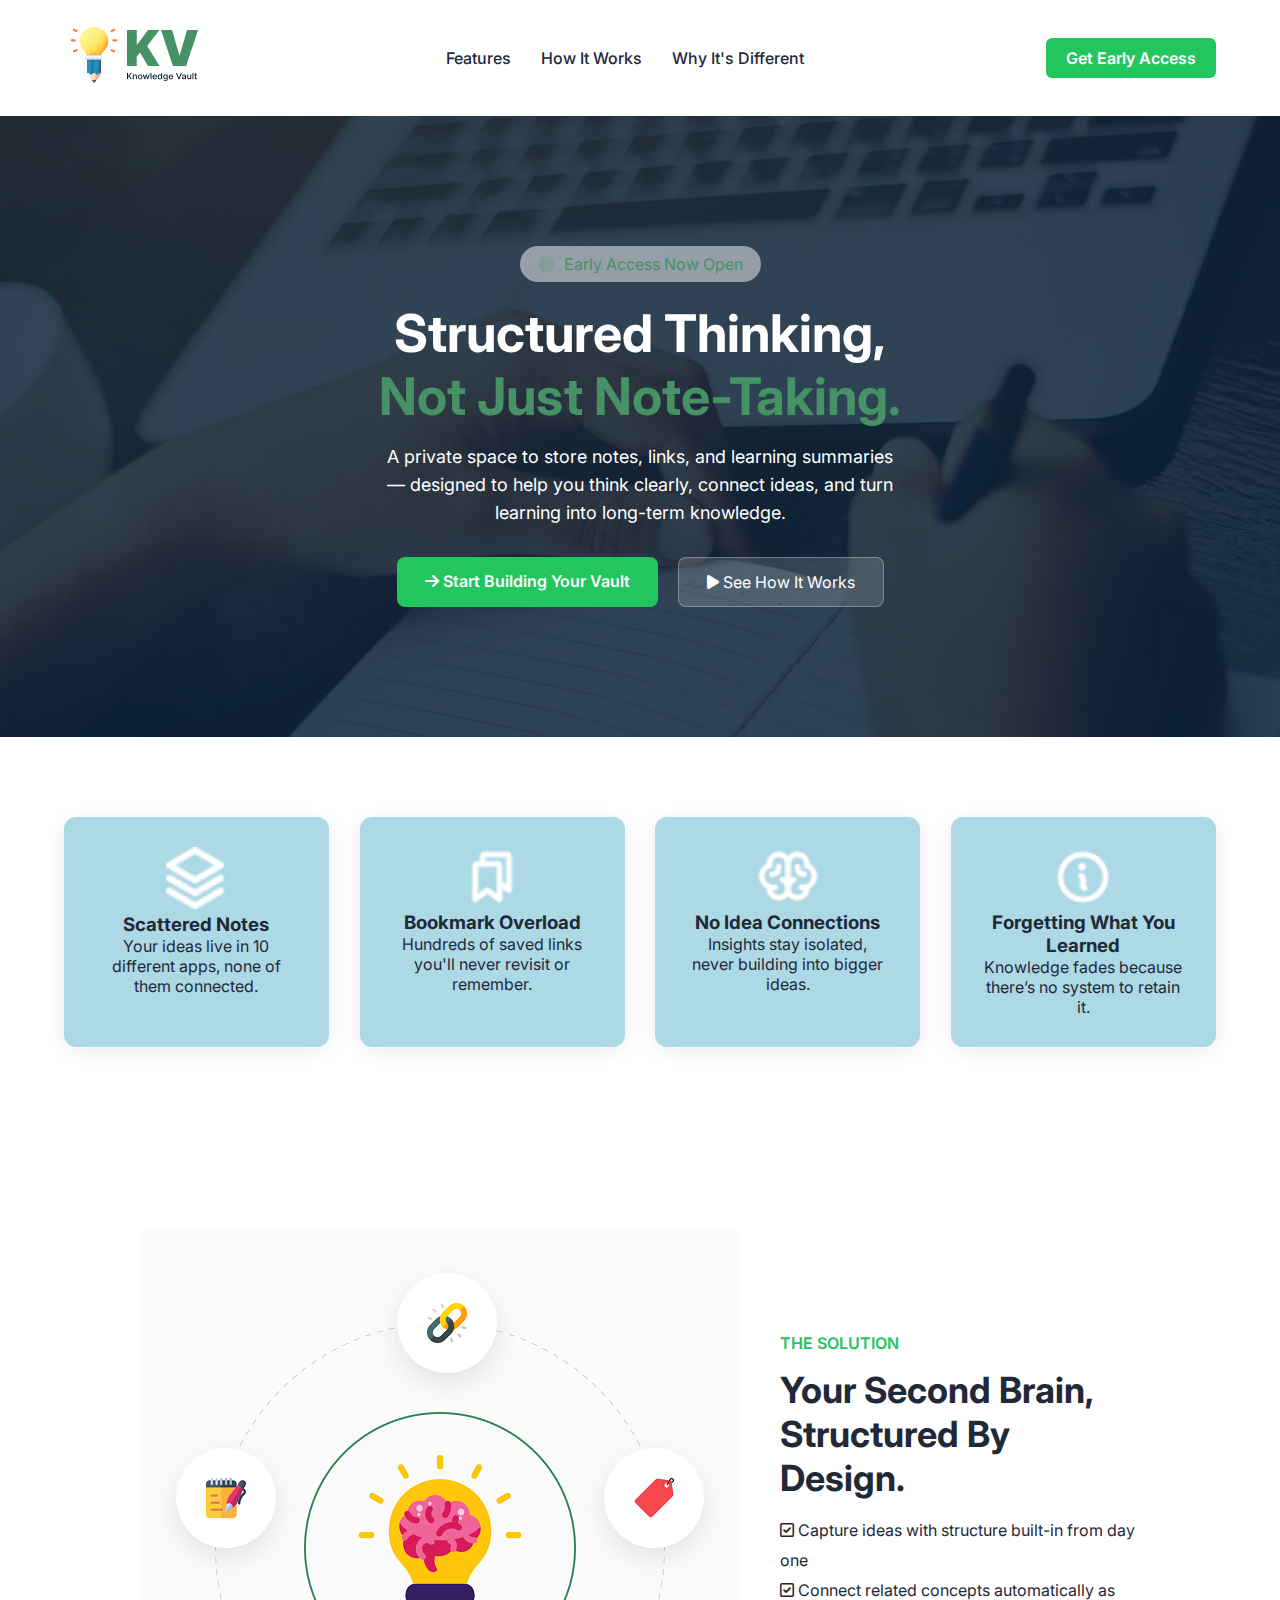
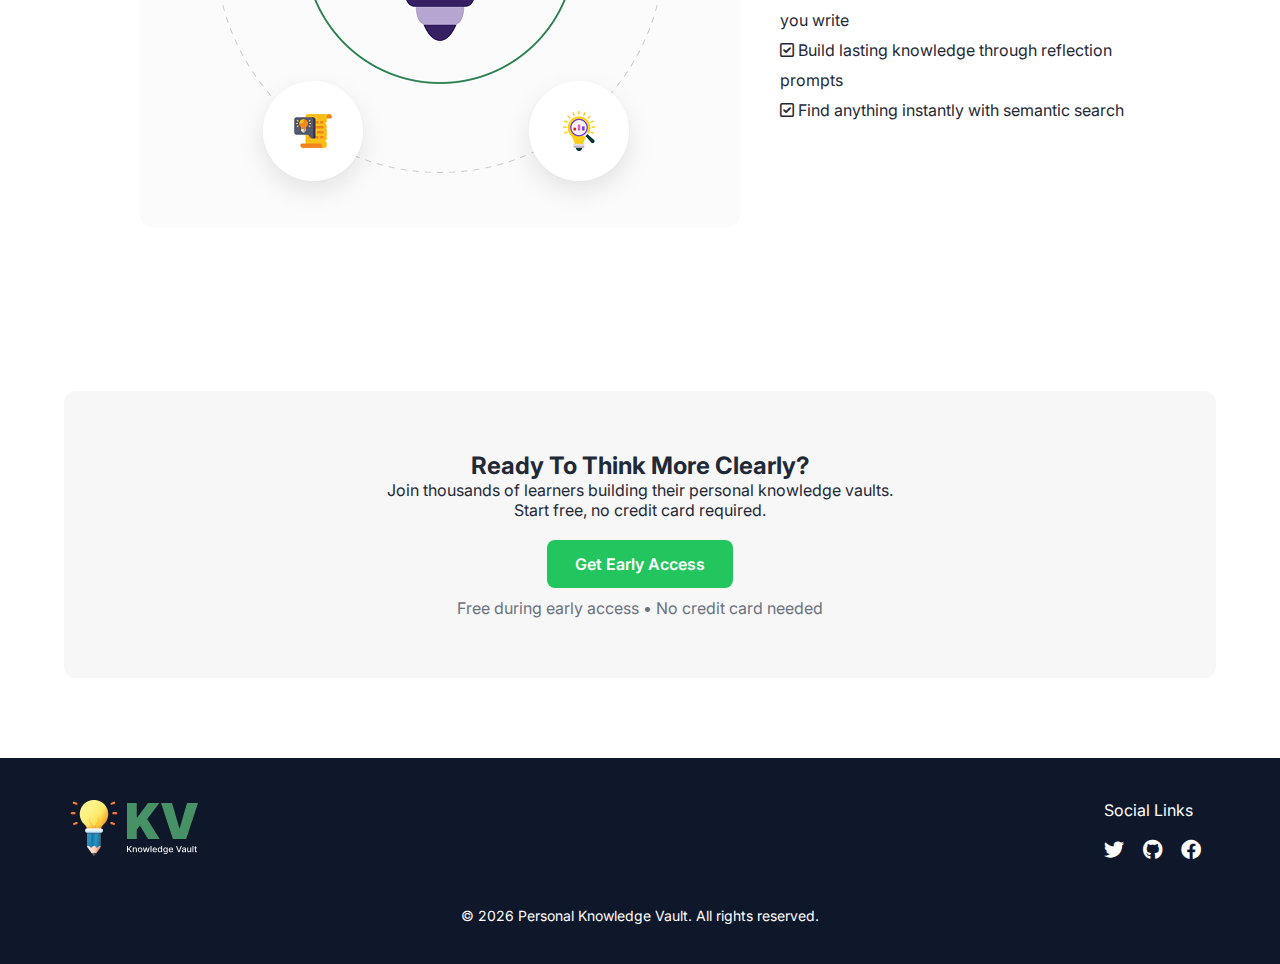
<file: index.html>
<!DOCTYPE html>
<html lang="en">
<head>
    <meta charset="UTF-8">
    <meta name="viewport" content="width=device-width, initial-scale=1.0">
    <title>Assignment 1</title>
    <link rel="icon" type="image/png" href="../images/icons8-tinder-32.png">


    <!-- Google Font -->
    <link href="https://fonts.googleapis.com/css2?family=Inter:wght@300;400;500;600;700&display=swap" rel="stylesheet">

    <!-- Font Awesome -->
    <link rel="stylesheet" href="https://cdnjs.cloudflare.com/ajax/libs/font-awesome/6.0.0/css/all.min.css">

    <!-- Main CSS -->
    <link rel="stylesheet" href="./styles/styles.css">
</head>

<body>

    <!-- NAVBAR -->
    <header>
        <nav class="navbar container">
            <div class="logo-navbar">
                <a href=""><img src="./images/logo-navbar.png" alt=""></a>
            </div>

            <ul class="text-navbar">
                <li><a href="">Features</a></li>
                <li><a href="">How It Works</a></li>
                <li><a href="">Why It's Different</a></li>
            </ul>

            <a href="" class="btn-navbar">Get Early Access</a>
        </nav>
    </header>

    <!-- HERO SECTION -->
    <section class="banner">
        <a class="tag-btn" href="">
            <img src="./images/Rectangle 2.png" alt="">
            Early Access Now Open
        </a>

        <div class="banner-text">
            <h2>Structured Thinking,<br> <span>Not Just Note-Taking.</span></h2>
            <p>A private space to store notes, links, and learning summaries — designed to help you think clearly, connect ideas, and turn learning into long-term knowledge.</p>
        </div>

        <div class="banner-buttons">
            <a href="" class="banner-btn-1"> <i class="fa-solid fa-arrow-right"></i> Start Building Your Vault</a>
            <a href="" class="banner-btn-2"> <i class="fa-solid fa-play"></i> See How It Works</a>
        </div>
    </section>

    <!-- FEATURE SECTION -->
    <section class="features container">
        <div class="feature-box">
            <img src="./images/Vector.png" alt="">
            <h3>Scattered Notes</h3>
            <p>Your ideas live in 10 different apps, none of them connected.</p>
        </div>

        <div class="feature-box">
            <img src="./images/Bookmarks.png"alt="">
            <h3>Bookmark Overload</h3>
            <p>Hundreds of saved links you'll never revisit or remember.</p>
        </div>

        <div class="feature-box">
            <img src="./images/Brain.png" alt="">
            <h3>No Idea Connections</h3>
            <p>Insights stay isolated, never building into bigger ideas.</p>
        </div>

        <div class="feature-box">
            <img src="./images/Info.png" alt="">
            <h3>Forgetting What You Learned</h3>
            <p>Knowledge fades because there’s no system to retain it.</p>
        </div>
    </section>

    <!-- SECOND SECTION -->
    <section class="second-container container">
        <div class="second-img">
            <img src="./images/knowledge.png" alt="">
        </div>

        <div class="second-text">
            <p class="green-title">THE SOLUTION</p>
            <h2>Your Second Brain, Structured By Design.</h2>
            <ul>
                <li><i class="fa-regular fa-square-check"></i> Capture ideas with structure built-in from day one</li>
                <li> <i class="fa-regular fa-square-check"></i> Connect related concepts automatically as you write</li>
                <li><i class="fa-regular fa-square-check"></i>  Build lasting knowledge through reflection prompts</li>
                <li><i class="fa-regular fa-square-check"></i>  Find anything instantly with semantic search</li>
            </ul>
        </div>
    </section>

    <!-- CTA SECTION -->
    <section class="cta-section container">
        <h2>Ready To Think More Clearly?</h2>
        <p>Join thousands of learners building their personal knowledge vaults.<br>Start free, no credit card required.</p>

        <a href="" class="cta-btn">Get Early Access</a>
        <span class="cta-small">Free during early access • No credit card needed</span>
    </section>

    <!-- FOOTER -->
    <footer class="footer">
        <div class="footer-container container">
            <div>
                <img src="./images/logo-footer.png" alt="">
            </div>

            <div class="social">
                <p>Social Links</p>
                <br>
                <div class="icons">
                    <i class="fab fa-twitter"></i>
                    <i class="fab fa-github"></i>
                    <i class="fab fa-facebook"></i>
                </div>
            </div>
        </div>
        <br>

        <p class="copy">© 2026 Personal Knowledge Vault. All rights reserved.</p>
    </footer>

</body>
</html>
</file>
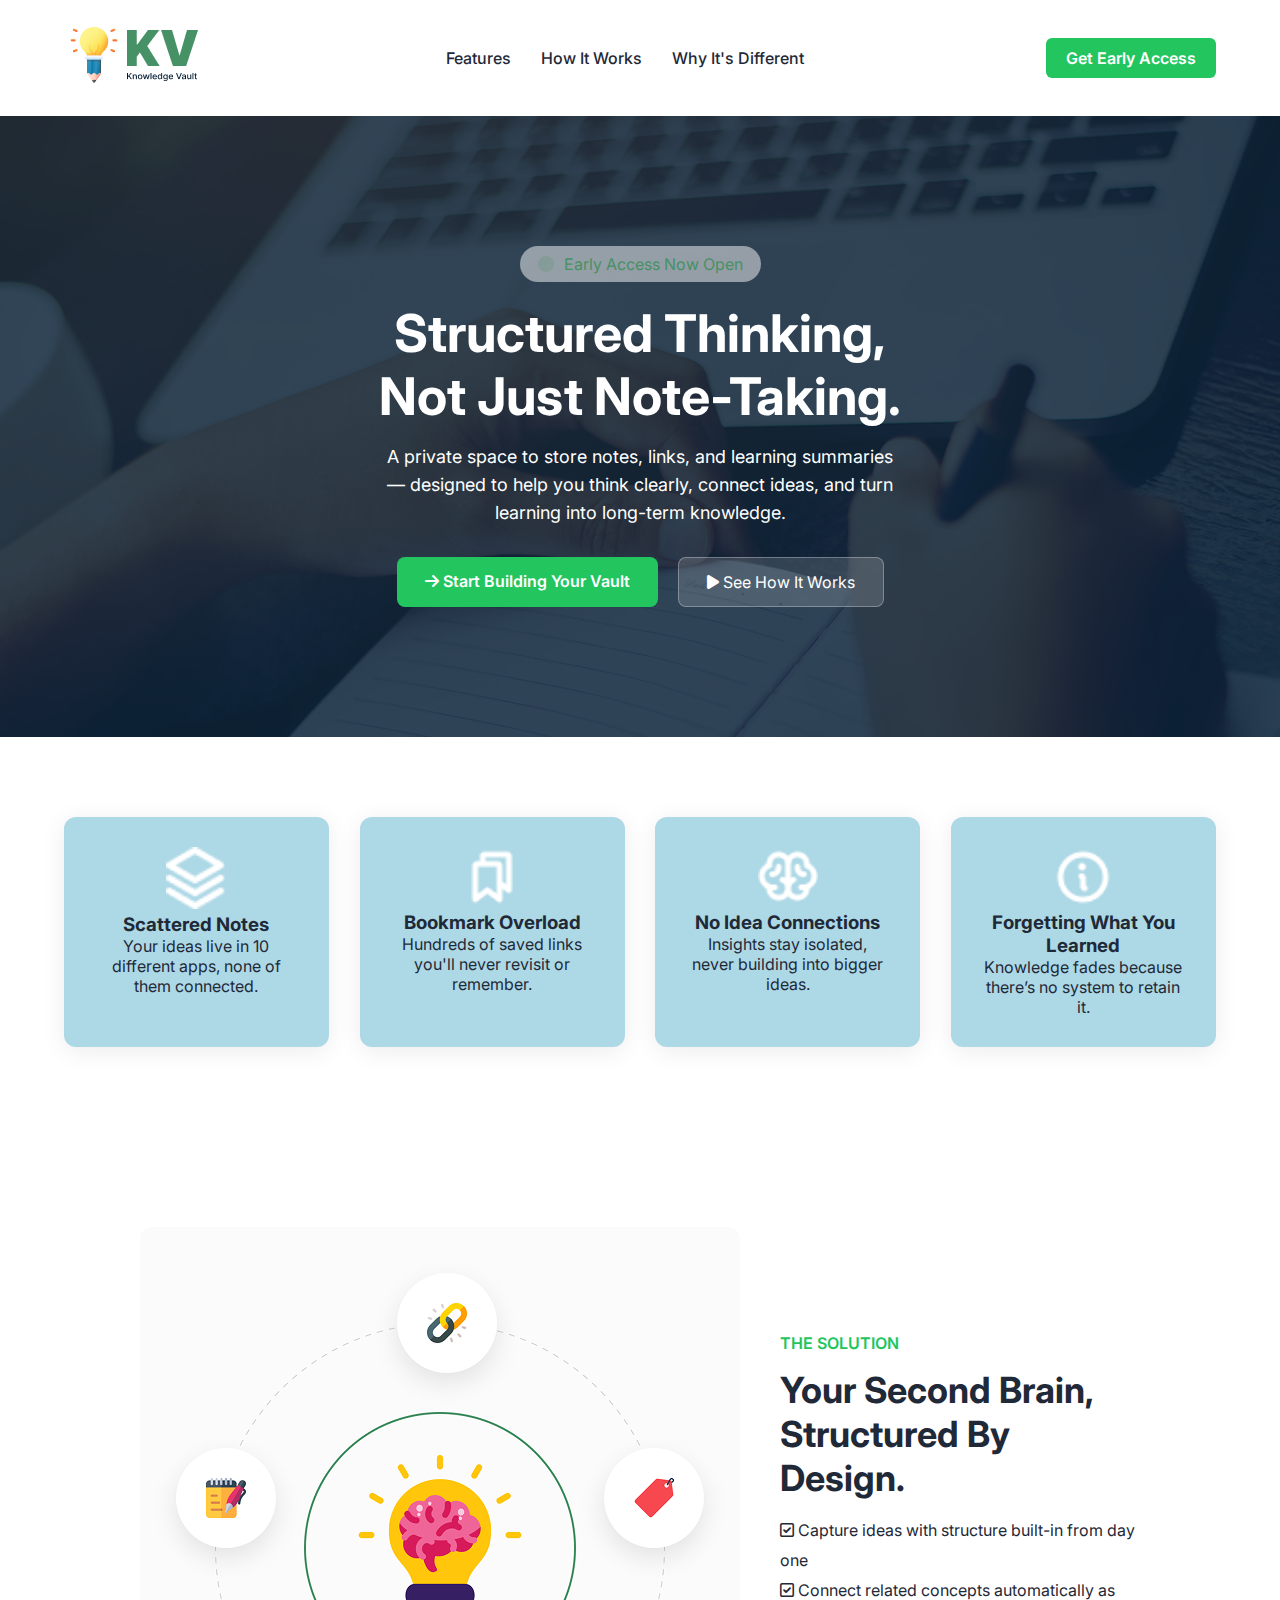
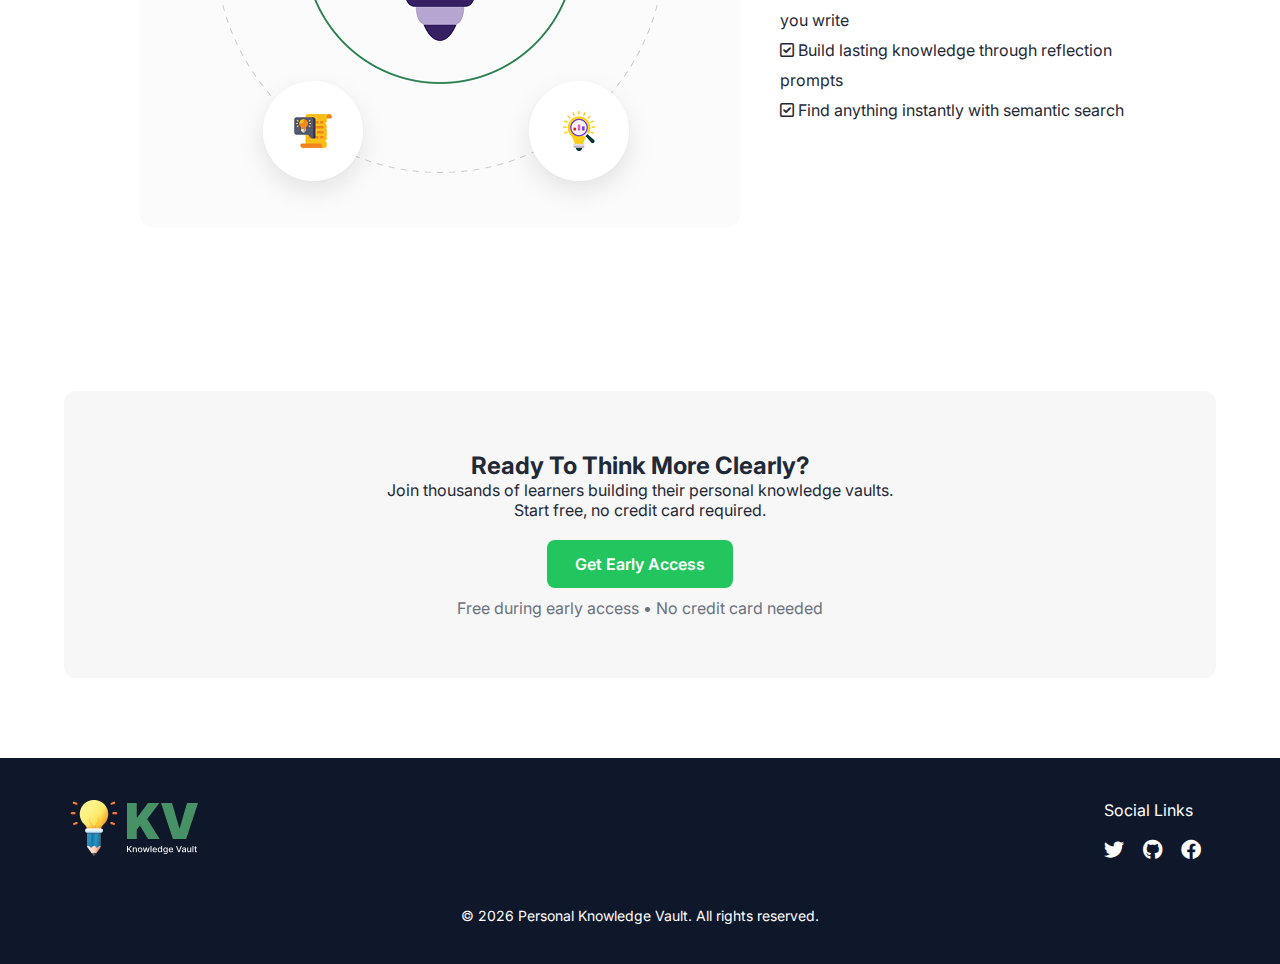
<file: assignment-code/index.html>
<!DOCTYPE html>
<html lang="en">
<head>
    <meta charset="UTF-8">
    <meta name="viewport" content="width=device-width, initial-scale=1.0">
    <title>Assignment 1</title>
    <link rel="icon" type="image/png" href="../images/icons8-tinder-32.png">


    <!-- Google Font -->
    <link href="https://fonts.googleapis.com/css2?family=Inter:wght@300;400;500;600;700&display=swap" rel="stylesheet">

    <!-- Font Awesome -->
    <link rel="stylesheet" href="https://cdnjs.cloudflare.com/ajax/libs/font-awesome/6.0.0/css/all.min.css">

    <!-- Main CSS -->
    <link rel="stylesheet" href="styles/style.css">
</head>

<body>

    <!-- NAVBAR -->
    <header>
        <nav class="navbar container">
            <div class="logo-navbar">
                <a href=""><img src="../images/logo-navbar.png" alt=""></a>
            </div>

            <ul class="text-navbar">
                <li><a href="">Features</a></li>
                <li><a href="">How It Works</a></li>
                <li><a href="">Why It's Different</a></li>
            </ul>

            <a href="" class="btn-navbar">Get Early Access</a>
        </nav>
    </header>

    <!-- HERO SECTION -->
    <section class="banner">
        <a class="tag-btn" href="">
            <img src="../images/Rectangle 2.png" alt="">
            Early Access Now Open
        </a>

        <div class="banner-text">
            <h2>Structured Thinking,<br> <span>Not Just Note-Taking.</span></h2>
            <p>A private space to store notes, links, and learning summaries — designed to help you think clearly, connect ideas, and turn learning into long-term knowledge.</p>
        </div>

        <div class="banner-buttons">
            <a href="" class="banner-btn-1"> <i class="fa-solid fa-arrow-right"></i> Start Building Your Vault</a>
            <a href="" class="banner-btn-2"> <i class="fa-solid fa-play"></i> See How It Works</a>
        </div>
    </section>

    <!-- FEATURE SECTION -->
    <section class="features container">
        <div class="feature-box">
            <img src="../images/Vector.png" alt="">
            <h3>Scattered Notes</h3>
            <p>Your ideas live in 10 different apps, none of them connected.</p>
        </div>

        <div class="feature-box">
            <img src="../images/Bookmarks.png"alt="">
            <h3>Bookmark Overload</h3>
            <p>Hundreds of saved links you'll never revisit or remember.</p>
        </div>

        <div class="feature-box">
            <img src="../images/Brain.png" alt="">
            <h3>No Idea Connections</h3>
            <p>Insights stay isolated, never building into bigger ideas.</p>
        </div>

        <div class="feature-box">
            <img src="../images/Info.png" alt="">
            <h3>Forgetting What You Learned</h3>
            <p>Knowledge fades because there’s no system to retain it.</p>
        </div>
    </section>

    <!-- SECOND SECTION -->
    <section class="second-container container">
        <div class="second-img">
            <img src="../images/knowledge.png" alt="">
        </div>

        <div class="second-text">
            <p class="green-title">THE SOLUTION</p>
            <h2>Your Second Brain, Structured By Design.</h2>
            <ul>
                <li><i class="fa-regular fa-square-check"></i> Capture ideas with structure built-in from day one</li>
                <li> <i class="fa-regular fa-square-check"></i> Connect related concepts automatically as you write</li>
                <li><i class="fa-regular fa-square-check"></i>  Build lasting knowledge through reflection prompts</li>
                <li><i class="fa-regular fa-square-check"></i>  Find anything instantly with semantic search</li>
            </ul>
        </div>
    </section>

    <!-- CTA SECTION -->
    <section class="cta-section container">
        <h2>Ready To Think More Clearly?</h2>
        <p>Join thousands of learners building their personal knowledge vaults.<br>Start free, no credit card required.</p>

        <a href="" class="cta-btn">Get Early Access</a>
        <span class="cta-small">Free during early access • No credit card needed</span>
    </section>

    <!-- FOOTER -->
    <footer class="footer">
        <div class="footer-container container">
            <div>
                <img src="../images/logo-footer.png" alt="">
            </div>

            <div class="social">
                <p>Social Links</p>
                <br>
                <div class="icons">
                    <i class="fab fa-twitter"></i>
                    <i class="fab fa-github"></i>
                    <i class="fab fa-facebook"></i>
                </div>
            </div>
        </div>
        <br>

        <p class="copy">© 2026 Personal Knowledge Vault. All rights reserved.</p>
    </footer>

</body>
</html>
</file>
<file: styles/styles.css>
/* GLOBAL */
* {
    margin: 0;
    padding: 0;
    box-sizing: border-box;
}

body {
    font-family: 'Inter', sans-serif;
    color: #1f2937;
}

.container {
    width: 1200px;
    margin: auto;
    max-width: 90%;
}

/* NAVBAR */
.navbar {
    padding: 25px 0;
    display: flex;
    justify-content: space-between;
    align-items: center;
    
}

.logo-navbar{
    font-size: 24px;
    font-weight: bold;
    
}

.text-navbar {
    display: flex;
    gap: 30px;
    list-style: none;
}

.text-navbar a {
    text-decoration: none;
    color: #1f2937;
    font-weight: 500;
}

.btn-navbar {
    background: #22C55E;
    padding: 10px 20px;
    border-radius: 6px;
    color: #fff;
    text-decoration: none;
    font-weight: 600;
}

/* GLOBAL */
* {
    margin: 0;
    padding: 0;
    box-sizing: border-box;
}

body {
    font-family: 'Inter', sans-serif;
    color: #1f2937;
}

.container {
    width: 1200px;
    margin: auto;
    max-width: 90%;
}

/* NAVBAR */
.navbar {
    padding: 25px 0;
    display: flex;
    justify-content: space-between;
    align-items: center;
}

.text-navbar {
    display: flex;
    gap: 30px;
    list-style: none;
}

.text-navbar a {
    text-decoration: none;
    color: #1f2937;
    font-weight: 500;
}

.btn-navbar {
    background: #22C55E;
    padding: 10px 20px;
    border-radius: 6px;
    color: #fff;
    text-decoration: none;
    font-weight: 600;
}

/* HERO */
.banner {
    background-image: url("../images/hero-bg.png");
    background-size: cover;
    background-position: center;
    padding: 130px 0;
    text-align: center;
    color: white;
}

.tag-btn {
    display: inline-flex;
    align-items: center;
    gap: 10px;
    padding: 8px 18px;
    background: rgba(255, 255, 255, 0.489);
    border-radius: 20px;
    color:#469165;
    text-decoration: none;
}
.banner-text span{
    color:#469165;
}

.banner-text h2 {
    font-size: 52px;
    font-weight: 700;
    margin-top: 20px;
}

.banner-text p {
    max-width: 520px;
    margin: 15px auto;
    font-size: 18px;
    line-height: 28px;
}

.banner-buttons {
    margin-top: 30px;
    display: flex;
    justify-content: center;
    gap: 20px;
}

.banner-btn-1 {
    background: #22C55E;
    padding: 14px 28px;
    border-radius: 8px;
    text-decoration: none;
    color: white;
    font-weight: 600;
}

.banner-btn-2 {
    background: rgba(255,255,255,0.15);
    padding: 14px 28px;
    border-radius: 8px;
    text-decoration: none;
    color: white;
    border: 1px solid rgba(255,255,255,0.3);
}

/* FEATURES */
.features {
    display: flex;
    justify-content: space-between;
    margin: 80px auto;
}

.feature-box {
    background: #fff;
    background-color: lightblue;
    padding: 30px;
    text-align: center;
    width: 23%;
    border-radius: 12px;
    box-shadow: 0 4px 25px rgba(0,0,0,0.08);
}

.feature-box img {
    width: 60px;
}

/* SECOND SECTION */
.second-container {
    display: flex;
    align-items: center;
    gap: 40px;
    padding: 100px;
    margin: 60px auto;
    max-width: 1600px;
}


.green-title {
    color: #22C55E;
    font-weight: 600;
}

.second-text h2 {
    font-size: 36px;
    margin: 15px 0;
}

.second-text ul {
    list-style: none;
    line-height: 30px;
}

/* CTA */
.cta-section {
    background: #f7f7f7;
    padding: 60px;
    border-radius: 12px;
    text-align: center;
    margin-bottom: 80px;
}

.cta-btn {
    display: inline-block;
    margin-top: 20px;
    background: #22C55E;
    padding: 14px 28px;
    color: white;
    border-radius: 8px;
    text-decoration: none;
    font-weight: 600;
}

.cta-small {
    display: block;
    margin-top: 10px;
    color: #6b7280;
}

/* FOOTER */
.footer {
    background: #0f172a;
    color: white;
    padding: 40px 0;
}

.footer-container {
    display: flex;
    justify-content: space-between;
    align-items: center;
}

.icons i {
    margin-right: 15px;
    font-size: 20px;
}

.copy {
    text-align: center;
    margin-top: 25px;
    font-size: 14px;
}
</file>
<file: assignment-code/styles/style.css>
/* GLOBAL */
* {
    margin: 0;
    padding: 0;
    box-sizing: border-box;
}

body {
    font-family: 'Inter', sans-serif;
    color: #1f2937;
}

.container {
    width: 1200px;
    margin: auto;
    max-width: 90%;
}

/* NAVBAR */
.navbar {
    padding: 25px 0;
    display: flex;
    justify-content: space-between;
    align-items: center;
    
}

.logo-navbar{
    font-size: 24px;
    font-weight: bold;
    
}

.text-navbar {
    display: flex;
    gap: 30px;
    list-style: none;
}

.text-navbar a {
    text-decoration: none;
    color: #1f2937;
    font-weight: 500;
}

.btn-navbar {
    background: #22C55E;
    padding: 10px 20px;
    border-radius: 6px;
    color: #fff;
    text-decoration: none;
    font-weight: 600;
}

/* GLOBAL */
* {
    margin: 0;
    padding: 0;
    box-sizing: border-box;
}

body {
    font-family: 'Inter', sans-serif;
    color: #1f2937;
}

.container {
    width: 1200px;
    margin: auto;
    max-width: 90%;
}

/* NAVBAR */
.navbar {
    padding: 25px 0;
    display: flex;
    justify-content: space-between;
    align-items: center;
}

.text-navbar {
    display: flex;
    gap: 30px;
    list-style: none;
}

.text-navbar a {
    text-decoration: none;
    color: #1f2937;
    font-weight: 500;
}

.btn-navbar {
    background: #22C55E;
    padding: 10px 20px;
    border-radius: 6px;
    color: #fff;
    text-decoration: none;
    font-weight: 600;
}

/* HERO */
.banner {
    background-image: url("/images/hero-bg.png");
    background-size: cover;
    background-position: center;
    padding: 130px 0;
    text-align: center;
    color: white;
}

.tag-btn {
    display: inline-flex;
    align-items: center;
    gap: 10px;
    padding: 8px 18px;
    background: rgba(255, 255, 255, 0.489);
    border-radius: 20px;
    color:#469165;
    text-decoration: none;
}

.banner-text h2 {
    font-size: 52px;
    font-weight: 700;
    margin-top: 20px;
}

.banner-text p {
    max-width: 520px;
    margin: 15px auto;
    font-size: 18px;
    line-height: 28px;
}

.banner-buttons {
    margin-top: 30px;
    display: flex;
    justify-content: center;
    gap: 20px;
}

.banner-btn-1 {
    background: #22C55E;
    padding: 14px 28px;
    border-radius: 8px;
    text-decoration: none;
    color: white;
    font-weight: 600;
}

.banner-btn-2 {
    background: rgba(255,255,255,0.15);
    padding: 14px 28px;
    border-radius: 8px;
    text-decoration: none;
    color: white;
    border: 1px solid rgba(255,255,255,0.3);
}

/* FEATURES */
.features {
    display: flex;
    justify-content: space-between;
    margin: 80px auto;
}

.feature-box {
    background: #fff;
    background-color: lightblue;
    padding: 30px;
    text-align: center;
    width: 23%;
    border-radius: 12px;
    box-shadow: 0 4px 25px rgba(0,0,0,0.08);
}

.feature-box img {
    width: 60px;
}

/* SECOND SECTION */
.second-container {
    display: flex;
    align-items: center;
    gap: 40px;
    padding: 100px;
    margin: 60px auto;
    max-width: 1600px;
}


.green-title {
    color: #22C55E;
    font-weight: 600;
}

.second-text h2 {
    font-size: 36px;
    margin: 15px 0;
}

.second-text ul {
    list-style: none;
    line-height: 30px;
}

/* CTA */
.cta-section {
    background: #f7f7f7;
    padding: 60px;
    border-radius: 12px;
    text-align: center;
    margin-bottom: 80px;
}

.cta-btn {
    display: inline-block;
    margin-top: 20px;
    background: #22C55E;
    padding: 14px 28px;
    color: white;
    border-radius: 8px;
    text-decoration: none;
    font-weight: 600;
}

.cta-small {
    display: block;
    margin-top: 10px;
    color: #6b7280;
}

/* FOOTER */
.footer {
    background: #0f172a;
    color: white;
    padding: 40px 0;
}

.footer-container {
    display: flex;
    justify-content: space-between;
    align-items: center;
}

.icons i {
    margin-right: 15px;
    font-size: 20px;
}

.copy {
    text-align: center;
    margin-top: 25px;
    font-size: 14px;
}
</file>
